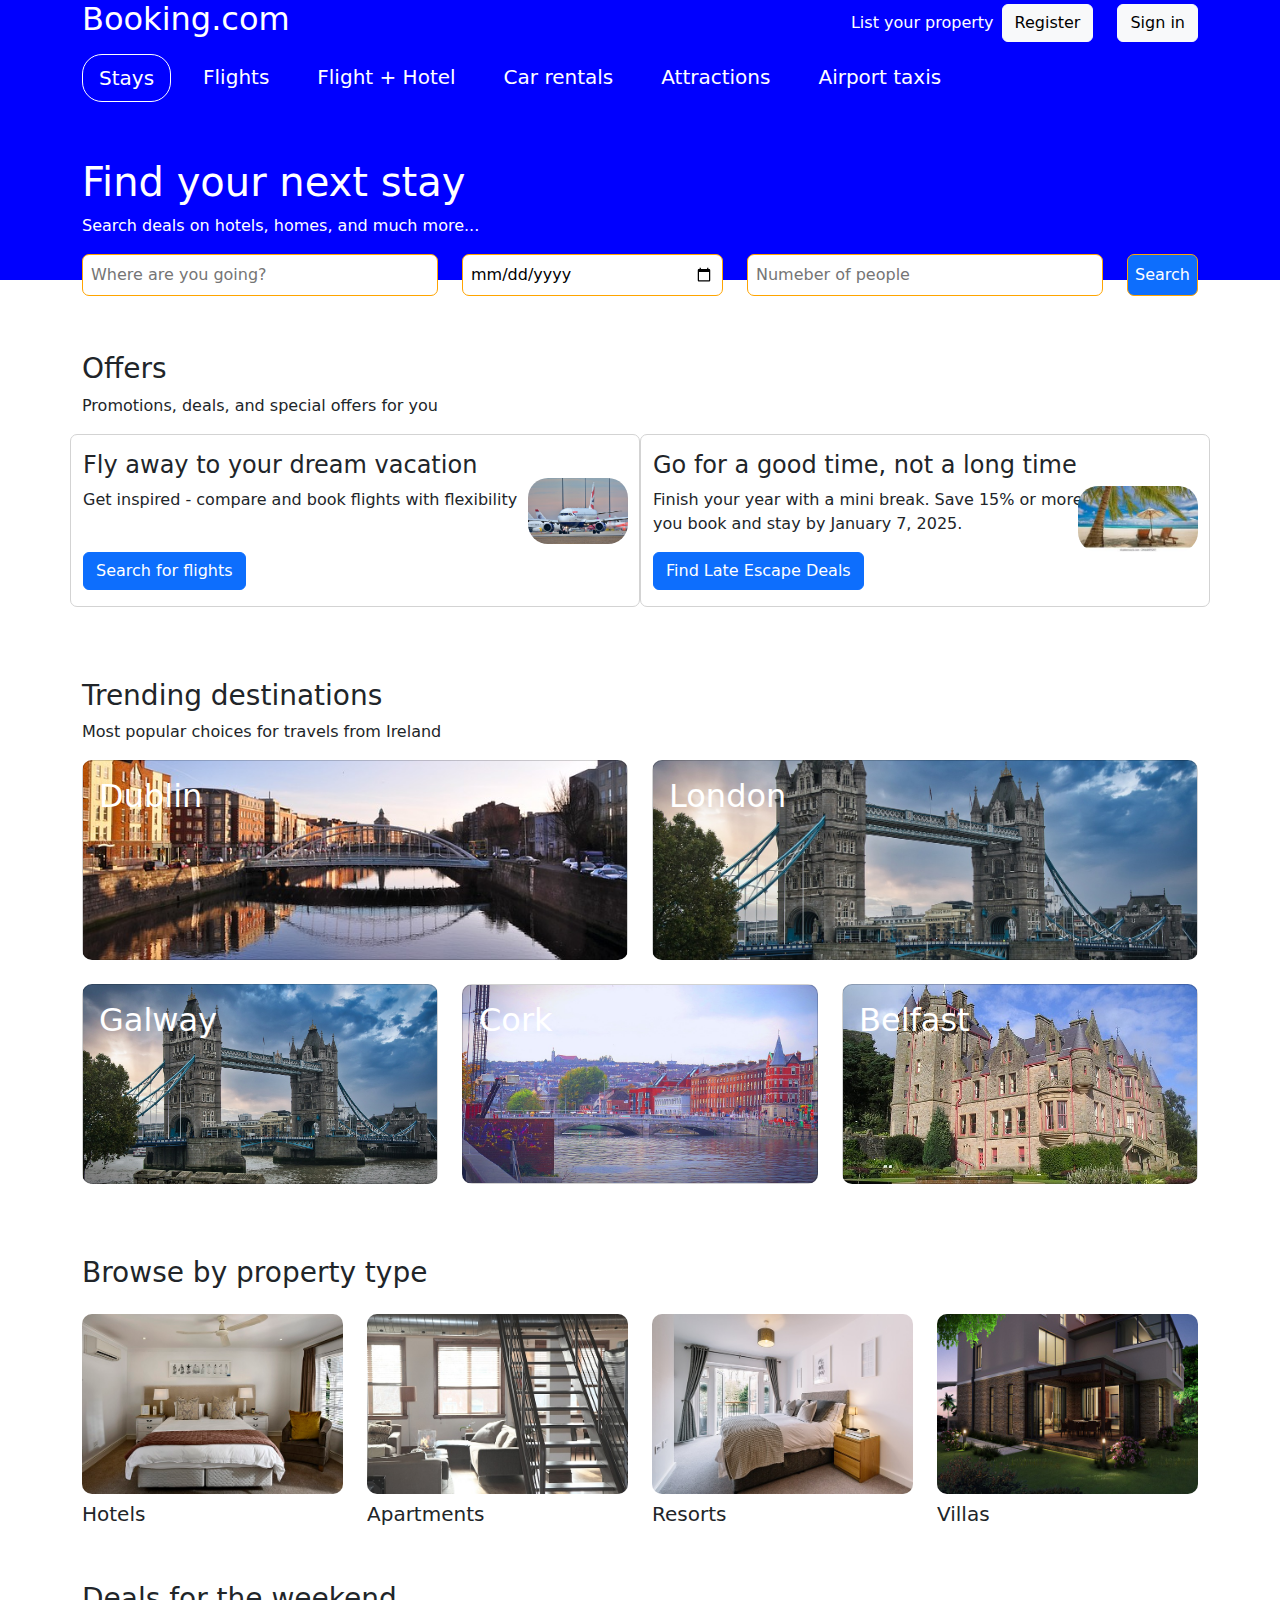
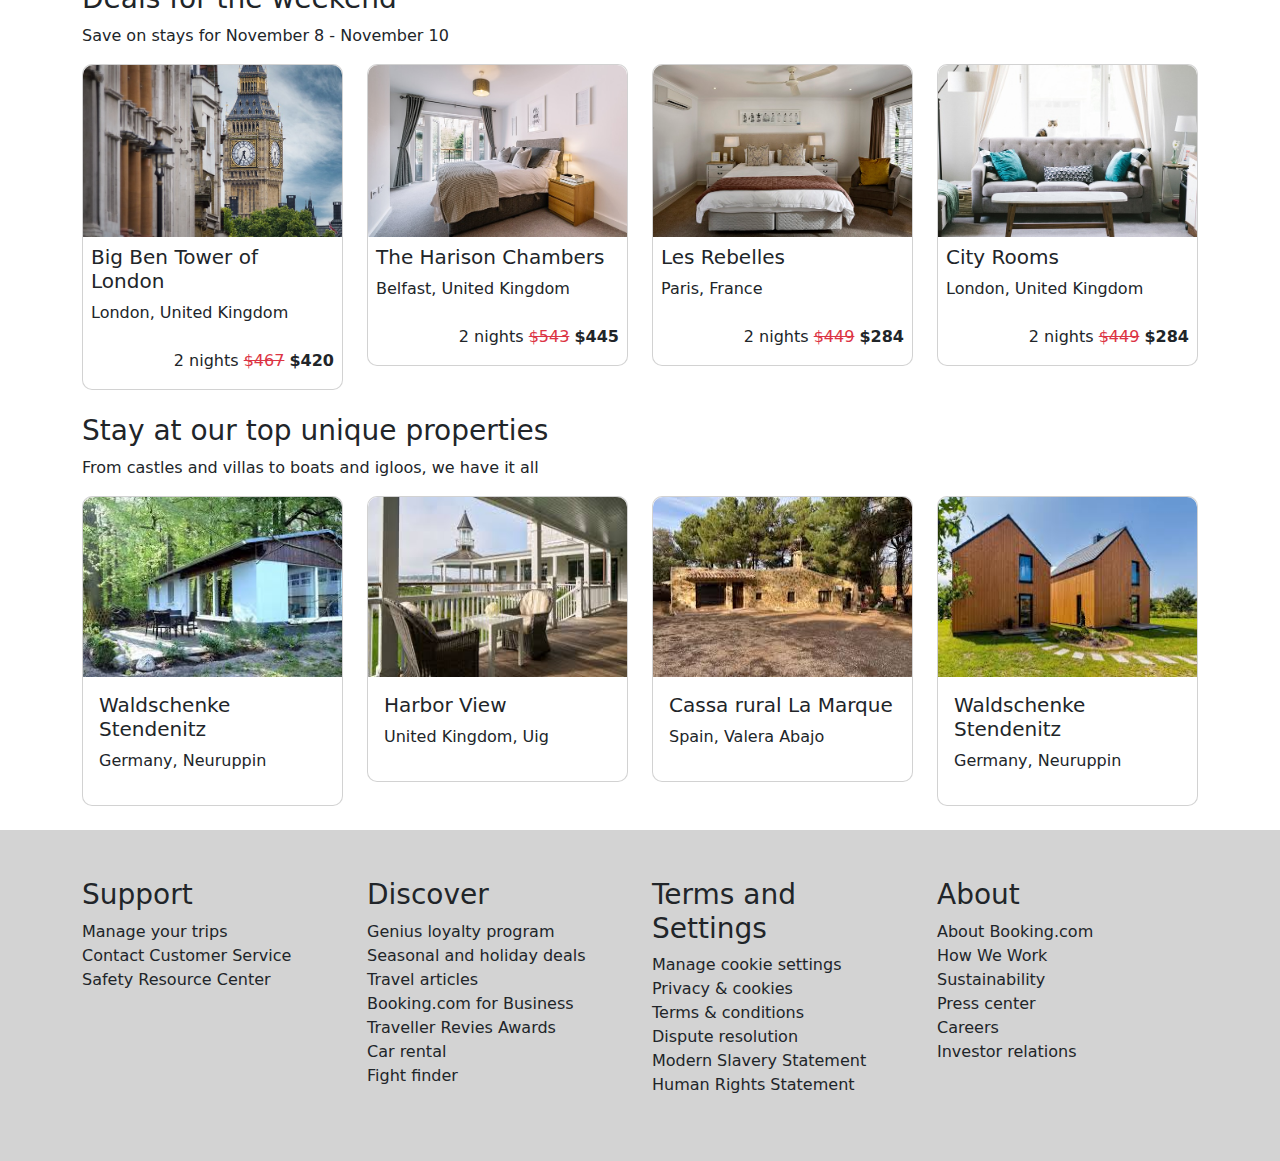
<file: booking.com/index.html>
<!doctype html>
<html lang="en">
  <head>
    <meta charset="utf-8">
    <meta name="viewport" content="width=device-width, initial-scale=1">
    <title>Booking.com</title>
    <link rel="stylesheet" href="style.css">
    <link href="https://cdn.jsdelivr.net/npm/bootstrap@5.3.3/dist/css/bootstrap.min.css" rel="stylesheet" integrity="sha384-QWTKZyjpPEjISv5WaRU9OFeRpok6YctnYmDr5pNlyT2bRjXh0JMhjY6hW+ALEwIH" crossorigin="anonymous">
  </head>
  <body>
    <div class="topnav">
        <div class="container">
            <div class="row">
                <div class="col-lg-6 text-start hero">
                    <h2 class="text-white">Booking.com</h2>
                </div>
                <div class="col-lg-6 d-flex align-items-center justify-content-end">
                    <span class="me-2 text-white">List your property</span>
                    <a href=""><button class="btn btn-light me-4">Register</button></a>
                    <a href="sign.html"><button class="btn btn-light">Sign in</button></a>
                </div>
            </div>
        </div>
    </div>

    <nav class="navbar navbar-expand-lg" style="background-color: blue;">
        <div class="container">
          <button class="navbar-toggler" type="button" data-bs-toggle="collapse" data-bs-target="#navbarNav" aria-controls="navbarNav" aria-expanded="false" aria-label="Toggle navigation">
            <span class="navbar-toggler-icon"></span>
          </button>
          <div class="collapse navbar-collapse" id="navbarNav">
            <ul class="navbar-nav">
              <li class="nav-item">
                <a class="nav-link active text-white fs-5 me-3 px-3" aria-current="page" href="#">Stays</a>
              </li>
              <li class="nav-item">
                <a class="nav-link text-white fs-5 me-3 px-3" href="flight.html">Flights</a>
              </li>
              <li class="nav-item">
                <a class="nav-link text-white fs-5 me-3 px-3" href="#">Flight + Hotel</a>
              </li>
              <li class="nav-item">
                <a class="nav-link text-white fs-5 me-3 px-3" href="#">Car rentals</a>
              </li>
              <li class="nav-item">
                <a class="nav-link text-white fs-5 me-3 px-3" href="#">Attractions</a>
              </li>
              <li class="nav-item">
                <a class="nav-link text-white fs-5 me-3 px-3" href="#">Airport taxis</a>
              </li>
            </ul>
          </div>
        </div>
    </nav>

    <section id="home" class="mt-5">
        <div class="container text-white">
            <div class="text">
                <h1>Find your next stay</h1>
                <p>Search deals on hotels, homes, and much more...</p>
            </div>
            <form action="">
                <div class="row">
                        <div class="col-lg-4 col-md-6 mb-2 dropdown">
                            <input type="text" placeholder="Where are you going?" style="width: 100%;" class="p-2 dropdown-toggle" data-bs-toggle="dropdown">
                            <ul class="dropdown-menu px-2" style="width: 400px;">
                                <h5 class="mb-2">Popular destination nearby</h5>
                                <li>Londom</li>
                                <li>Cornwall</li>
                                <li>Lake District</li>
                                <li>Devon</li>
                                <li>Brighton & Hove</li>
                            </ul>
                        </div>
                    <div class="col-lg-3 col-md-6 mb-2">
                        <input type="date" placeholder="Check-in Date - Check-out Date" style="width: 100%;" class="p-2">
                    </div>
                    <div class="col-lg-4 col-md-6 mb-2">
                        <input type="number" placeholder="Numeber of people" style="width: 100%;" class="p-2">
                    </div>
                    <div class="col-lg-1 col-md-6">
                        <button type="submit" style="width: 100%;" class="py-2 bg-primary text-white"><span>Search</span></button>
                    </div>
                </div>
            </form>
        
        
        
        </div>
    </section>

    <section id="offer" class="mt-5">
        <div class="container">
            <div class="text">
                <h3>Offers</h3>
                <p>Promotions, deals, and special offers for you</p>
            </div>
            <div class="row">
                <div class="col-lg-6 col-12 py-3 mb-4" style="border: 1px solid lightgray; border-radius: 7px; position: relative;">
                    <h4>Fly away to your dream vacation</h4>
                    <p>Get inspired - compare and book flights with flexibility</p>
                    <a href=""><button class="btn btn-primary mt-4">Search for flights</button></a>
                    <img src="imgs/airbus-4454338_640.jpg" alt="" style="width: 100px;" class="img1">
                </div>
                <div class="col-lg-6 col-12 py-3 mb-4" style="border: 1px solid lightgray; border-radius: 7px; position: relative;">
                    <h4>Go for a good time, not a long time</h4>
                    <p>Finish your year with a mini break. Save 15% or more when<br> you book and stay by January 7, 2025.</p>
                    <a href=""><button class="btn btn-primary">Find Late Escape Deals</button></a>
                    <img src="imgs/download (3).jpg" alt="" style="width: 120px;" class="img2">
                </div>
            </div>
        </div>
    </section>

    <section id="trending" class="mt-5">
        <div class="container">
            <div class="text my-3">
                <h3>Trending destinations</h3>
                <p>Most popular choices for travels from Ireland</p>
            </div>
            <div class="row">
                <div class="col-lg-6 mb-4">
                    <div class="card bg1">
                        <h2 class="text-white m-3">Dublin</h2>
                    </div>
                </div>
                <div class="col-lg-6 mb-4">
                    <div class="card bg2">
                        <h2 class="text-white m-3">London</h2>
                    </div>
                </div> 
                <div class="col-lg-4 mb-4">
                    <div class="card bg3">
                        <h2 class="text-white m-3">Galway</h2>
                    </div>
                </div>
                <div class="col-lg-4">
                    <div class="card bg4 mb-4">
                        <h2 class="text-white m-3">Cork</h2>
                    </div>
                </div>
                <div class="col-lg-4">
                    <div class="card bg5 mb-4">
                        <h2 class="text-white m-3">Belfast</h2>
                    </div>
                </div>
            </div>
        </div>
    </section>

    <section id="browse" class="mt-5">
        <div class="container">
            <h3 class="mb-4">Browse by property type</h3>
            <div class="row">
                <div class="col-lg-3 col-md-6">
                    <div class="card-feature">
                        <img src="imgs/bed1.jpg" alt="" class="w-100" style="border-radius: 10px; height: 180px;">
                        <h5 class="my-2">Hotels</h5>
                    </div>
                </div>
                <div class="col-lg-3 col-md-6">
                    <div class="card-feature">
                        <img src="imgs/apartment.jpg" alt="" class="w-100" style="border-radius: 10px; height: 180px;">
                        <h5 class="my-2">Apartments</h5>
                    </div>
                </div>
                <div class="col-lg-3 col-md-6">
                    <div class="card-feature">
                        <img src="imgs/bed2.jpg" alt="" class="w-100" style="border-radius: 10px; height: 180px;">
                        <h5 class="my-2">Resorts</h5>
                    </div>
                </div>
                <div class="col-lg-3 col-md-6">
                    <div class="card-feature">
                        <img src="imgs/villa.jpg" alt="" class="w-100" style="border-radius: 10px; height: 180px;">
                        <h5 class="my-2">Villas</h5>
                    </div>
                </div>
            </div>
        </div>
    </section>

    <section id="deals" class="mt-5">
        <div class="container">
            <div class="text">
                <h3>Deals for the weekend</h3>
                <p>Save on stays for November 8 - November 10</p>
            </div>
            <div class="row">
                <div class="col-lg-3 col-md-6 col-12 mb-4">
                    <div class="card" style="border-radius: 10px;">
                        <img src="imgs/tower.jpg" alt="" class="w-100" style="border-radius: 10px 10px 0px 0px;">
                        <div class="card1 p-2" style="height: 100%;">
                            <h5>Big Ben Tower of London</h5>
                            <p>London, United Kingdom</p>
                        </div>
                        <div class="price px-2">
                            <p class="text-end">2 nights <s class="text-danger">$467</s> <b>$420</b></p>
                        </div>
                    </div>
                </div>
                <div class="col-lg-3 col-md-6 col-12 mb-4">
                    <div class="card" style="border-radius: 10px;">
                        <img src="imgs/bed2.jpg" alt="" class="w-100" style="border-radius: 10px 10px 0px 0px;">
                        <div class="card1 p-2" style="height: 100%;">
                            <h5>The Harison Chambers</h5>
                            <p>Belfast, United Kingdom</p>
                        </div>
                        <div class="price px-2">
                            <p class="text-end">2 nights <s class="text-danger">$543</s> <b>$445</b></p>
                        </div>
                    </div>
                </div>
                <div class="col-lg-3 col-md-6 col-12 mb-4">
                    <div class="card" style="border-radius: 10px;">
                        <img src="imgs/bed1.jpg" alt="" class="w-100" style="border-radius: 10px 10px 0px 0px;">
                        <div class="card1 p-2" style="height: 100%;">
                            <h5>Les Rebelles</h5>
                            <p>Paris, France</p>
                        </div>
                        <div class="price px-2">
                            <p class="text-end">2 nights <s class="text-danger">$449</s> <b>$284</b></p>
                        </div>
                    </div>
                </div>
                <div class="col-lg-3 col-md-6 col-12 mb-4">
                    <div class="card" style="border-radius: 10px;">
                        <img src="imgs/city room.jpg" alt="" class="w-100" style="border-radius: 10px 10px 0px 0px;">
                        <div class="card1 p-2" style="height: 100%;">
                            <h5>City Rooms</h5>
                            <p>London, United Kingdom</p>
                        </div>
                        <div class="price px-2">
                            <p class="text-end">2 nights <s class="text-danger">$449</s> <b>$284</b></p>
                        </div>
                    </div>
                </div>
            </div>
        </div>
    </section>

    <section id="stay">
        <div class="container">
            <div class="text">
                <h3>Stay at our top unique properties</h3>
                <p>From castles and villas to boats and igloos, we have it all</p>
            </div>
            <div class="row">
                <div class="col-lg-3 col-md-6 mb-4">
                    <div class="card" style="border-radius: 10px;">
                        <img src="imgs/waldschenke.jpg" alt="" class="w-100" style="height: 180px; border-radius: 10px 10px 0px 0px;">
                        <div class="card-body">
                            <h5>Waldschenke Stendenitz</h5>
                            <p>Germany, Neuruppin</p>
                        </div>
                    </div>
                </div>
                <div class="col-lg-3 col-md-6 mb-4">
                    <div class="card" style="border-radius: 10px;">
                        <img src="imgs/harbor.jpg" alt="" class="w-100" style="height: 180px; border-radius: 10px 10px 0px 0px;">
                        <div class="card-body">
                            <h5>Harbor View</h5>
                            <p>United Kingdom, Uig</p>
                        </div>
                    </div>
                </div>
                <div class="col-lg-3 col-md-6 mb-4">
                    <div class="card" style="border-radius: 10px;">
                        <img src="imgs/marque.jpg" alt="" class="w-100" style="height: 180px; border-radius: 10px 10px 0px 0px;">
                        <div class="card-body">
                            <h5>Cassa rural La Marque</h5>
                            <p>Spain, Valera Abajo</p>
                        </div>
                    </div>
                </div>
                <div class="col-lg-3 col-md-6 mb-4">
                    <div class="card" style="border-radius: 10px;">
                        <img src="imgs/plazy.jpg" alt="" class="w-100" style="height: 180px; border-radius: 10px 10px 0px 0px;">
                        <div class="card-body">
                            <h5>Waldschenke Stendenitz</h5>
                            <p>Germany, Neuruppin</p>
                        </div>
                    </div>
                </div>
            </div>
        </div>
    </section>

    <footer style="background-color: lightgrey;">
        <div class="container">
            <div class="row py-5">
                <div class="col-lg-3">
                    <h3>Support</h3>
                    <ul class="list-unstyled">
                        <li>Manage your trips</li>
                        <li>Contact Customer Service</li>
                        <li>Safety Resource Center</li>
                    </ul>
                </div>
                <div class="col-lg-3">
                    <h3>Discover</h3>
                    <ul class="list-unstyled">
                        <li>Genius loyalty program</li>
                        <li>Seasonal and holiday deals</li>
                        <li>Travel articles</li>
                        <li>Booking.com for Business</li>
                        <li>Traveller Revies Awards</li>
                        <li>Car rental</li>
                        <li>Fight finder</li>
                    </ul>
                </div>
                <div class="col-lg-3">
                    <h3>Terms and Settings</h3>
                    <ul class="list-unstyled">
                        <li>Manage cookie settings</li>
                        <li>Privacy & cookies</li>
                        <li>Terms & conditions</li>
                        <li>Dispute resolution</li>
                        <li>Modern Slavery Statement</li>
                        <li>Human Rights Statement</li>
                    </ul>
                </div>
                <div class="col-lg-3">
                        <h3>About</h3>
                        <ul class="list-unstyled">
                            <li>About Booking.com</li>
                            <li>How We Work</li>
                            <li>Sustainability</li>
                            <li>Press center</li>
                            <li>Careers</li>
                            <li>Investor relations</li>
                        </ul>
                </div>
            </div>
        </div>
    </footer>

    <script src="https://cdn.jsdelivr.net/npm/bootstrap@5.3.3/dist/js/bootstrap.bundle.min.js" integrity="sha384-YvpcrYf0tY3lHB60NNkmXc5s9fDVZLESaAA55NDzOxhy9GkcIdslK1eN7N6jIeHz" crossorigin="anonymous"></script>
  </body>
</html>
</file>
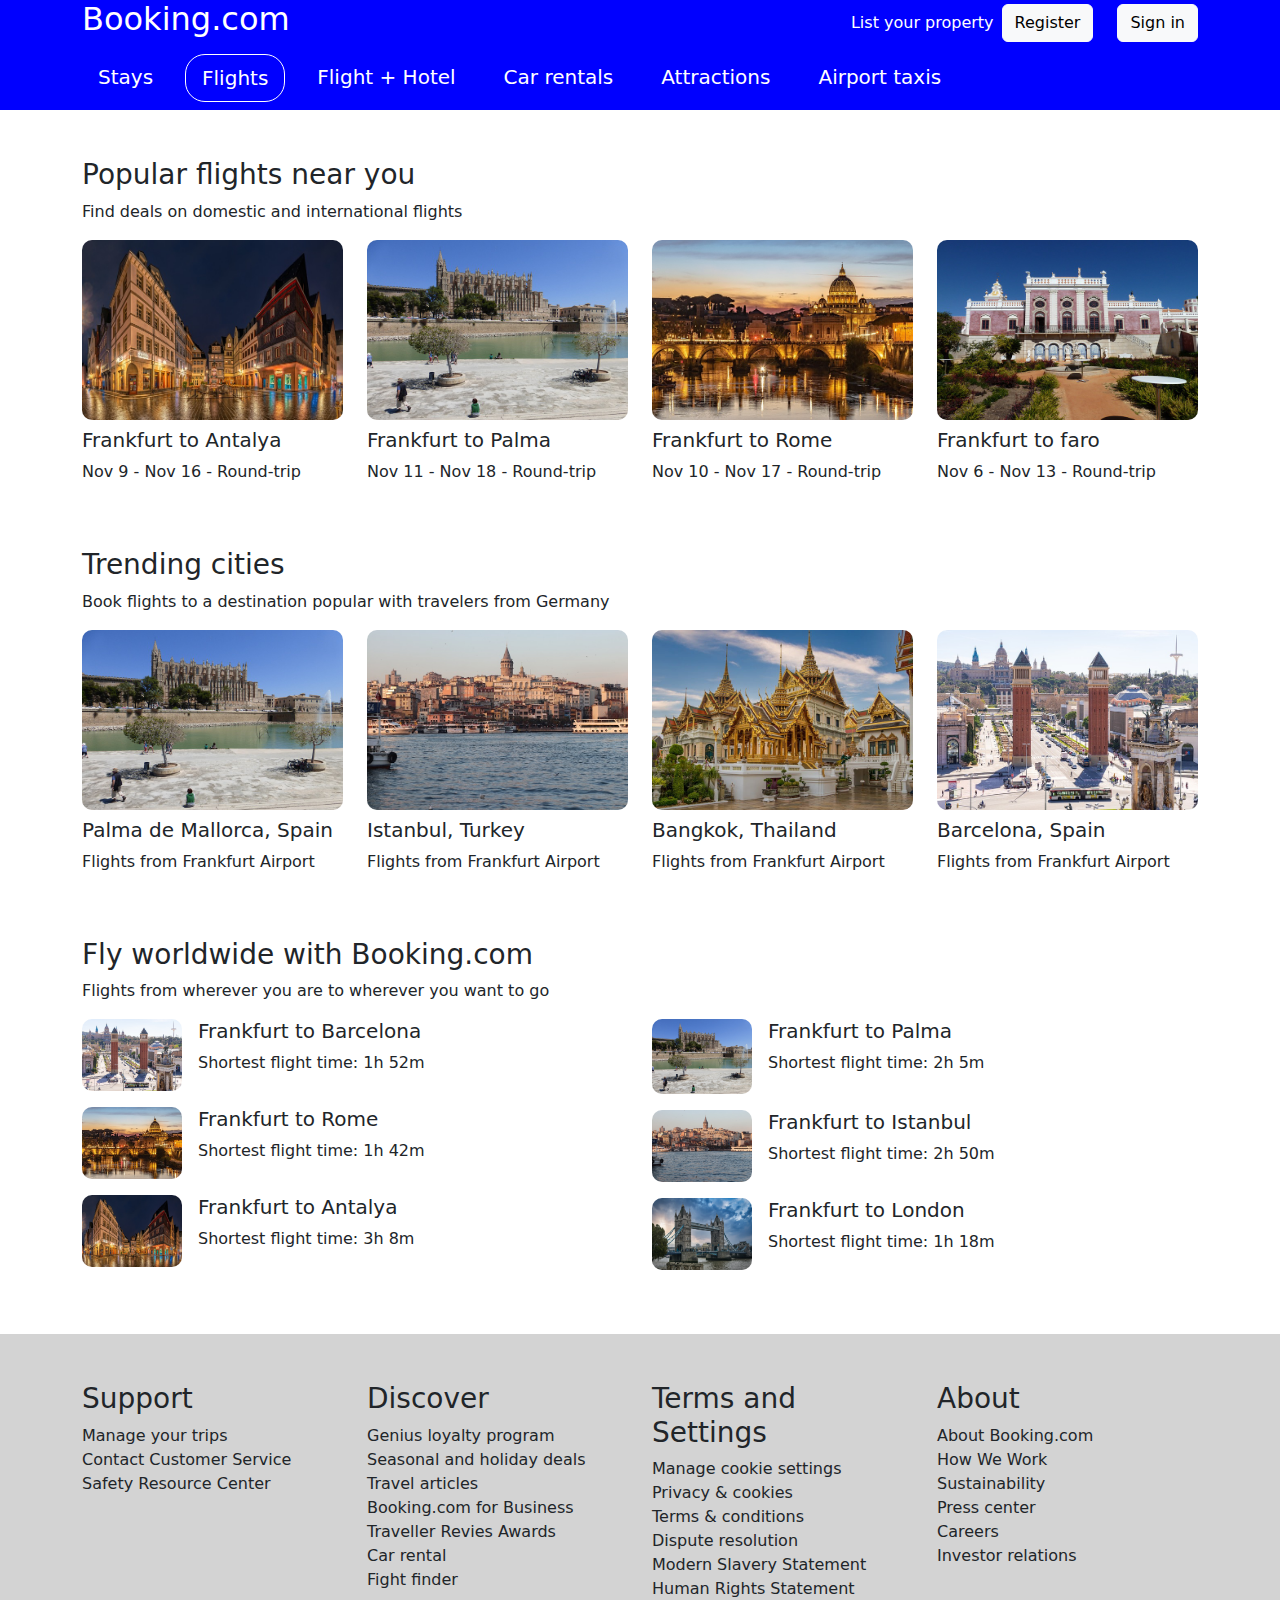
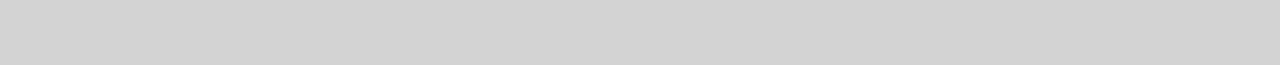
<file: booking.com/flight.html>
<!doctype html>
<html lang="en">
  <head>
    <meta charset="utf-8">
    <meta name="viewport" content="width=device-width, initial-scale=1">
    <title>Booking.com</title>
    <link rel="stylesheet" href="flight.css">
    <link href="https://cdn.jsdelivr.net/npm/bootstrap@5.3.3/dist/css/bootstrap.min.css" rel="stylesheet" integrity="sha384-QWTKZyjpPEjISv5WaRU9OFeRpok6YctnYmDr5pNlyT2bRjXh0JMhjY6hW+ALEwIH" crossorigin="anonymous">
  </head>
    <body>
    <div class="group mb-5">
        <div class="topnav">
            <div class="container">
                <div class="row">
                    <div class="col-lg-6 text-start hero">
                        <h2 class="text-white">Booking.com</h2>
                    </div>
                    <div class="col-lg-6 d-flex align-items-center justify-content-end">
                        <span class="me-2 text-white">List your property</span>
                        <a href=""><button class="btn btn-light me-4">Register</button></a>
                        <a href="sign.html"><button class="btn btn-light ">Sign in</button></a>
                    </div>
                </div>
            </div>
        </div>

        <nav class="navbar navbar-expand-lg">
            <div class="container">
            <button class="navbar-toggler" type="button" data-bs-toggle="collapse" data-bs-target="#navbarNav" aria-controls="navbarNav" aria-expanded="false" aria-label="Toggle navigation">
                <span class="navbar-toggler-icon"></span>
            </button>
            <div class="collapse navbar-collapse" id="navbarNav">
                <ul class="navbar-nav">
                <li class="nav-item">
                    <a class="nav-link text-white fs-5 me-3 px-3" aria-current="page" href="index.html">Stays</a>
                </li>
                <li class="nav-item">
                    <a class="nav-link active text-white fs-5 me-3 px-3" href="flight.html">Flights</a>
                </li>
                <li class="nav-item">
                    <a class="nav-link text-white fs-5 me-3 px-3" href="#">Flight + Hotel</a>
                </li>
                <li class="nav-item">
                    <a class="nav-link text-white fs-5 me-3 px-3" href="#">Car rentals</a>
                </li>
                <li class="nav-item">
                    <a class="nav-link text-white fs-5 me-3 px-3" href="#">Attractions</a>
                </li>
                <li class="nav-item">
                    <a class="nav-link text-white fs-5 me-3 px-3" href="#">Airport taxis</a>
                </li>
                </ul>
            </div>
            </div>
        </nav>
    </div>

    <section id="popular" class="mb-5">
        <div class="container">
            <div class="text mb-3">
                <h3>Popular flights near you</h3>
                <p>Find deals on domestic and international flights</p>
            </div>
            <div class="row">
                <div class="col-lg-3">
                    <div class="card-feature">
                        <img src="imgs/antalya.jpg" alt="" class="w-100 mb-2" style="border-radius: 10px; height: 180px;">
                        <h5>Frankfurt to Antalya</h5>
                        <p>Nov 9 - Nov 16 - Round-trip</p>
                    </div>
                </div>
                <div class="col-lg-3">
                    <div class="card-feature">
                        <img src="imgs/palma.jpg" alt="" class="w-100 mb-2" style="border-radius: 10px; height: 180px;">
                        <h5>Frankfurt to Palma</h5>
                        <p>Nov 11 - Nov 18 - Round-trip</p>
                    </div>
                </div>
                <div class="col-lg-3">
                    <div class="card-feature">
                        <img src="imgs/rome.jpg" alt="" class="w-100 mb-2" style="border-radius: 10px; height: 180px;">
                        <h5>Frankfurt to Rome</h5>
                        <p>Nov 10 - Nov 17 - Round-trip</p>
                    </div>
                </div>
                <div class="col-lg-3">
                    <div class="card-feature">
                        <img src="imgs/faro1.jpg" alt="" class="w-100 mb-2" style="border-radius: 10px; height: 180px;">
                        <h5>Frankfurt to faro</h5>
                        <p>Nov 6 - Nov 13 - Round-trip</p>
                    </div>
                </div>
            </div>
        </div>
    </section>


    <section id="trending" class="mb-5">
        <div class="container">
            <div class="text mb-3">
                <h3>Trending cities</h3>
                <p>Book flights to a destination popular with travelers from Germany</p>
            </div>
            <div class="row">
                <div class="col-lg-3">
                    <div class="card-feature">
                        <img src="imgs/palma.jpg" alt="" class="w-100 mb-2" style="border-radius: 10px; height: 180px;">
                        <h5>Palma de Mallorca, Spain</h5>
                        <p>Flights from Frankfurt Airport</p>
                    </div>
                </div>
                <div class="col-lg-3">
                    <div class="card-feature">
                        <img src="imgs/istanbul.jpg" alt="" class="w-100 mb-2" style="border-radius: 10px; height: 180px;">
                        <h5>Istanbul, Turkey</h5>
                        <p>Flights from Frankfurt Airport</p>
                    </div>
                </div>
                <div class="col-lg-3">
                    <div class="card-feature">
                        <img src="imgs/bankok.jpg" alt="" class="w-100 mb-2" style="border-radius: 10px; height: 180px;">
                        <h5>Bangkok, Thailand</h5>
                        <p>Flights from Frankfurt Airport</p>
                    </div>
                </div>
                <div class="col-lg-3">
                    <div class="card-feature">
                        <img src="imgs/barcelona.jpg" alt="" class="w-100 mb-2" style="border-radius: 10px; height: 180px;">
                        <h5>Barcelona, Spain</h5>
                        <p>Flights from Frankfurt Airport</p>
                    </div>
                </div>
            </div>
        </div>
    </section>

    <section id="booking" class="mb-5">
        <div class="container">
            <div class="text">
                <h3>Fly worldwide with Booking.com</h3>
                <p>Flights from wherever you are to wherever you want to go</p>
            </div>
            <div class="row">
                <div class="col-lg-6">
                    <div class="box d-flex mb-3">
                            <img src="imgs/barcelona.jpg" alt="" style="width: 100px; border-radius: 10px;" class="me-3">
                        <div class="text">
                            <h5>Frankfurt to Barcelona</h5>
                            <p>Shortest flight time: 1h 52m</p>
                        </div>
                    </div>
                    <div class="box d-flex mb-3">
                        <img src="imgs/rome.jpg" alt="" style="width: 100px; border-radius: 10px;" class="me-3">
                        <div class="text">
                            <h5>Frankfurt to Rome</h5>
                            <p>Shortest flight time: 1h 42m</p>
                        </div>
                    </div>
                    <div class="box d-flex mb-3">
                        <img src="imgs/antalya.jpg" alt="" style="width: 100px; border-radius: 10px;" class="me-3">
                        <div class="text">
                            <h5>Frankfurt to Antalya</h5>
                            <p>Shortest flight time: 3h 8m</p>
                        </div>
                    </div>
                </div>
                <div class="col-lg-6">
                    <div class="box d-flex mb-3">
                        <img src="imgs/palma.jpg" alt="" style="width: 100px; border-radius: 10px;" class="me-3">
                    <div class="text">
                        <h5>Frankfurt to Palma</h5>
                        <p>Shortest flight time: 2h 5m</p>
                    </div>
                </div>
                <div class="box d-flex mb-3">
                    <img src="imgs/istanbul.jpg" alt="" style="width: 100px; border-radius: 10px;" class="me-3">
                    <div class="text">
                        <h5>Frankfurt to Istanbul</h5>
                        <p>Shortest flight time: 2h 50m</p>
                    </div>
                </div>
                <div class="box d-flex mb-3">
                    <img src="imgs/london.jpg" alt="" style="width: 100px; border-radius: 10px;" class="me-3">
                    <div class="text">
                        <h5>Frankfurt to London</h5>
                        <p>Shortest flight time: 1h 18m</p>
                    </div>
                </div>
                </div>
            </div>
        </div>
    </section>

    <footer style="background-color: lightgrey;">
        <div class="container">
            <div class="row py-5">
                <div class="col-lg-3">
                    <h3>Support</h3>
                    <ul class="list-unstyled">
                        <li>Manage your trips</li>
                        <li>Contact Customer Service</li>
                        <li>Safety Resource Center</li>
                    </ul>
                </div>
                <div class="col-lg-3">
                    <h3>Discover</h3>
                    <ul class="list-unstyled">
                        <li>Genius loyalty program</li>
                        <li>Seasonal and holiday deals</li>
                        <li>Travel articles</li>
                        <li>Booking.com for Business</li>
                        <li>Traveller Revies Awards</li>
                        <li>Car rental</li>
                        <li>Fight finder</li>
                    </ul>
                </div>
                <div class="col-lg-3">
                    <h3>Terms and Settings</h3>
                    <ul class="list-unstyled">
                        <li>Manage cookie settings</li>
                        <li>Privacy & cookies</li>
                        <li>Terms & conditions</li>
                        <li>Dispute resolution</li>
                        <li>Modern Slavery Statement</li>
                        <li>Human Rights Statement</li>
                    </ul>
                </div>
                <div class="col-lg-3">
                        <h3>About</h3>
                        <ul class="list-unstyled">
                            <li>About Booking.com</li>
                            <li>How We Work</li>
                            <li>Sustainability</li>
                            <li>Press center</li>
                            <li>Careers</li>
                            <li>Investor relations</li>
                        </ul>
                </div>
            </div>
        </div>
    </footer>

    <script src="https://cdn.jsdelivr.net/npm/bootstrap@5.3.3/dist/js/bootstrap.bundle.min.js" integrity="sha384-YvpcrYf0tY3lHB60NNkmXc5s9fDVZLESaAA55NDzOxhy9GkcIdslK1eN7N6jIeHz" crossorigin="anonymous"></script>
  </body>
</html>
</file>
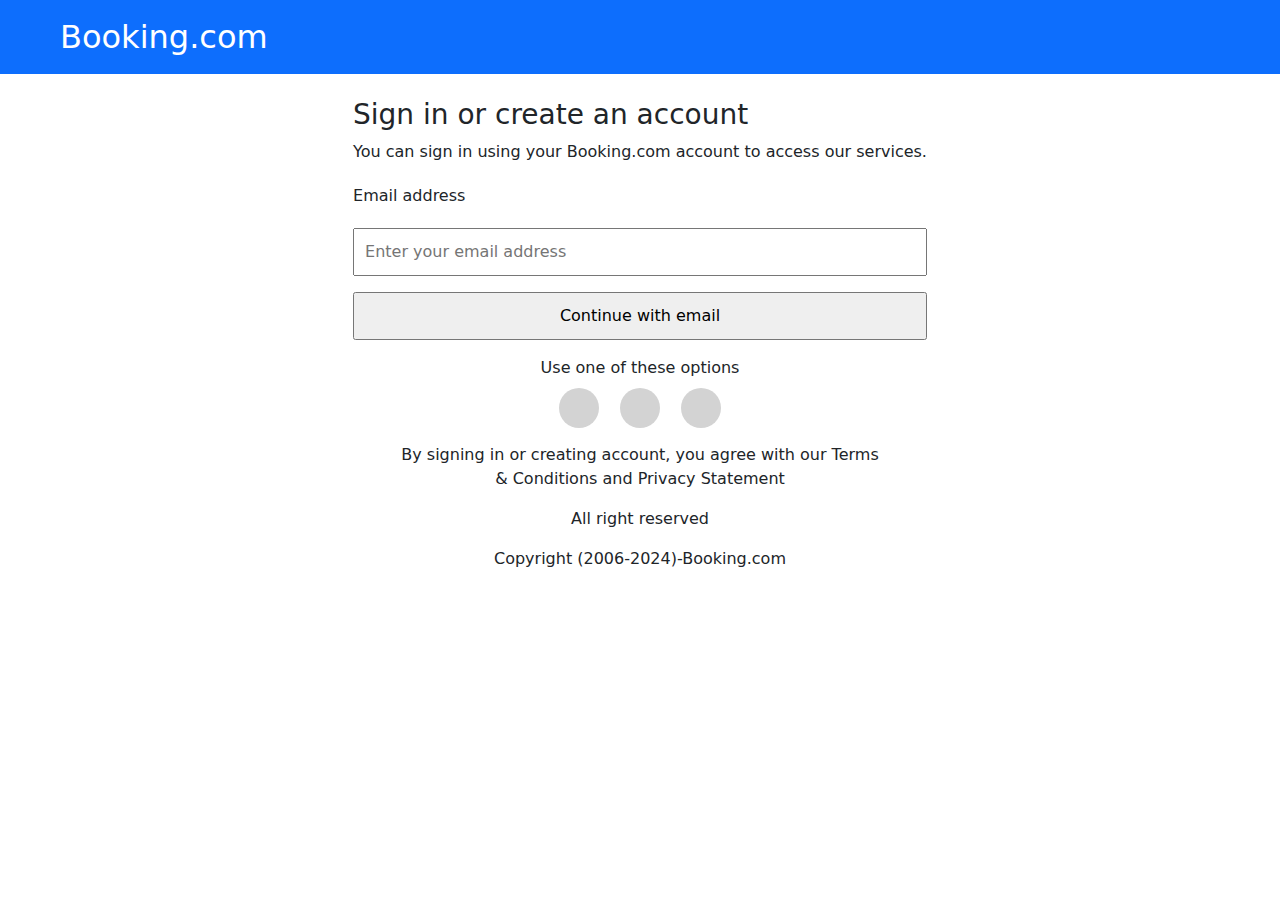
<file: booking.com/sign.html>
<!doctype html>
<html lang="en">
  <head>
    <meta charset="utf-8">
    <meta name="viewport" content="width=device-width, initial-scale=1">
    <title>Booking.com</title>
    <link rel="stylesheet" href="sign.css">
    <link rel="stylesheet" href="https://cdnjs.cloudflare.com/ajax/libs/font-awesome/6.6.0/css/all.min.css" integrity="sha512-Kc323vGBEqzTmouAECnVceyQqyqdsSiqLQISBL29aUW4U/M7pSPA/gEUZQqv1cwx4OnYxTxve5UMg5GT6L4JJg==" crossorigin="anonymous" referrerpolicy="no-referrer" />
    <link href="https://cdn.jsdelivr.net/npm/bootstrap@5.3.3/dist/css/bootstrap.min.css" rel="stylesheet" integrity="sha384-QWTKZyjpPEjISv5WaRU9OFeRpok6YctnYmDr5pNlyT2bRjXh0JMhjY6hW+ALEwIH" crossorigin="anonymous">
  </head>
  <body>

    <nav class="navbar bg-primary mb-2">
      <div class="container-fluid">
        <a class="navbar-brand text-white fs-2 ms-5" href="index.html">Booking.com</a>
      </div>
    </nav>
    <div class="container d-flex align-items-center justify-content-center">
      <div class="signin px-5 py-3">
        <h3>Sign in or create an account</h3>
        <p>You can sign in using your Booking.com account to access our services.</p>
        <form action="">
          <label for="" class="py-1">Email address</label><br>
          <input type="email" placeholder="Enter your email address" style="width: 100%; padding: 10px; outline: none;" class="my-3"><br>
          <a href=""><input type="button" value="Continue with email" style="width: 100%; padding: 10px;" class="mb-3"></a>
        </form>
        <div class="text-center">
          <p class="mb-2">Use one of these options</p>
          <div class="social-link mb-2">
            <i class="fa-brands fa-google me-3"></i>
            <i class="fa-brands fa-apple me-3"></i>
            <i class="fa-brands fa-facebook-f"></i>
          </div>
          <div class="bottom">
            <p>By signing in or creating account, you agree with our Terms <br><span>& Conditions and Privacy Statement</span></p>
            <p>All right reserved</p>
            <p>Copyright (2006-2024)-Booking.com</p>
          </div>
        </div>
      </div>
    </div>




    <script src="https://cdn.jsdelivr.net/npm/bootstrap@5.3.3/dist/js/bootstrap.bundle.min.js" integrity="sha384-YvpcrYf0tY3lHB60NNkmXc5s9fDVZLESaAA55NDzOxhy9GkcIdslK1eN7N6jIeHz" crossorigin="anonymous"></script>
  </body
</html>
</file>
<file: booking.com/style.css>
/* nav section start */
.navbar ul li a{
    border-radius: 20px;
}
nav .nav-item .active{
    border: 1px solid white;
}
nav .nav-item .nav-link:hover{
    border: 1px solid white;
}
.topnav .hero h2::before{
    content: ' ';
    width: 100%;
    height: 280px;
    background-color: blue;
    position: absolute;
    z-index: -99;
    top: 0;
    left: 0;
}

/* home section start */
#home input{
    border: 1px solid orange;
    border-radius: 7px;
    outline: none;
    background-color: white;
}
#home button{
    border: 1px solid orange;
    border-radius: 7px;
    outline: none;
    background-color: white;
}
#home form .dropdown li{
    cursor: pointer;
    margin-bottom: 10px;
    padding-bottom: 5px;
}
#home form .dropdown li:hover{
    border-bottom: 1px solid lightgrey;
    color: blue;
}
/* offer section start */
.container .img1{
    position: absolute;
    border-radius: 20px;
    top: 25%;
    right: 2%;
}
.container .img2{
    position: absolute;
    border-radius: 20px;
    top: 30%;
    right: 2%;
}


/* trending section strat */
#trending .container .bg1{
    background-image: url(imgs/dublin.jpg);
    background-position: center;
    background-repeat: no-repeat;
    background-size: cover;
    height: 200px;
    border-radius: 10px;
    transition: all 0.5s ease;
}
#trending .container .bg1:hover{
    transform: scale(1.05);
}

#trending .container .bg2{
    background-image: url(imgs/london.jpg);
    background-position: center;
    background-repeat: no-repeat;
    background-size: cover;
    height: 200px;
    border-radius: 10px;
    transition: all 0.5s ease;
}
#trending .container .bg2:hover{
    transform: scale(1.05);
}


#trending .container .bg3{
    background-image: url(imgs/london.jpg);
    background-position: center;
    background-repeat: no-repeat;
    background-size: cover;
    height: 200px;
    border-radius: 10px;
    transition: all 0.5s ease;
}
#trending .container .bg3:hover{
    transform: scale(1.05);
}
#trending .container .bg4{
    background-image: url(imgs/cork.jpg);
    background-position: center;
    background-repeat: no-repeat;
    background-size: cover;
    height: 200px;
    border-radius: 10px;
    transition: all 0.5s ease;
}
#trending .container .bg4:hover{
    transform: scale(1.05);
}
#trending .container .bg5{
    background-image: url(imgs/belfast.jpg);
    background-position: center;
    background-repeat: no-repeat;
    background-size: cover;
    height: 200px;
    border-radius: 10px;
    transition: all 0.5s ease;
}
#trending .container .bg5:hover{
    transform: scale(1.05);
}
</file>
<file: booking.com/flight.css>
/* nav section start */
.navbar ul li a{
    border-radius: 20px;
}
nav .nav-item .active{
    border: 1px solid white;
}
nav .nav-item .nav-link:hover{
    border: 1px solid white;
}
.group{
    background-color: blue;
}
</file>
<file: booking.com/sign.css>
.container .social-link i{
    background-color: lightgrey;
    width: 25px;
    height: 25px;
    border-radius: 100%;
    font-size: 20px;
    display: inline-flex;
    align-items: center;
    justify-content: center;
    padding: 20px;
}
</file>
